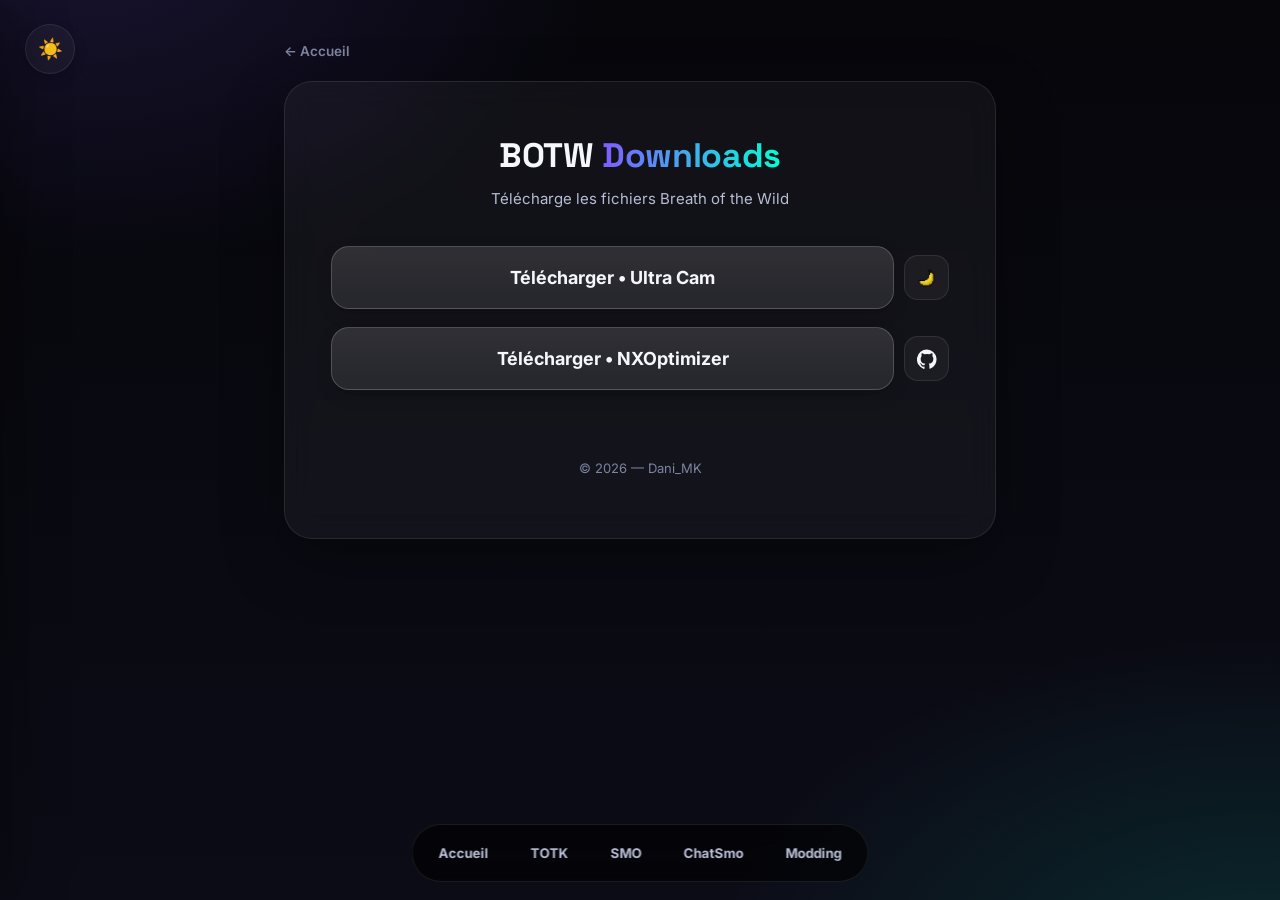
<file: botw.html>
<!doctype html>
<html lang="fr">
<head>
<meta charset="utf-8">
<meta name="viewport" content="width=device-width, initial-scale=1, viewport-fit=cover">
<title>BOTW — Téléchargements — Dani_MK</title>
<meta name="description" content="Mods et outils Switch pour The Legend of Zelda: Breath of the Wild.">

<link rel="icon" href="channels4_profile-removebg-preview.png" type="image/png">

<link rel="stylesheet" href="assets/css/base.css">

<link rel="preconnect" href="https://fonts.googleapis.com">
<link rel="preconnect" href="https://fonts.gstatic.com" crossorigin>
<link rel="preload" as="style" href="https://fonts.googleapis.com/css2?family=Space+Grotesk:wght@500;600;700&family=Inter:wght@400;500;600;700;800&display=swap" onload="this.onload=null;this.rel='stylesheet'">
<noscript><link rel="stylesheet" href="https://fonts.googleapis.com/css2?family=Space+Grotesk:wght@500;600;700&family=Inter:wght@400;500;600;700;800&display=swap"></noscript>

<script>
(function(){
  if(localStorage.getItem('theme')==='light'){
    document.documentElement.setAttribute('data-theme','light');
  }
})();
</script>

</head>

<body>

<div class="page-container">

  <a class="back-link" href="index.html">← Accueil</a>

  <div class="page-card glass">
    <h1>BOTW <span>Downloads</span></h1>
    <div class="page-subtitle">Télécharge les fichiers Breath of the Wild</div>

    <div class="downloads">

      <div class="download-row">
        <button class="download-btn"
          onclick="openLink('https://gamebanana.com/dl/1399535')">
          Télécharger • Ultra Cam
        </button>
        <a class="gamebanana-btn"
          href="https://gamebanana.com/mods/581251"
          target="_blank">
          <img src="images-removebg-preview.png">
        </a>
      </div>

      <div class="download-row">
        <button class="download-btn"
          onclick="openLink('https://github.com/MaxLastBreath/nx-optimizer/archive/refs/heads/main.zip')">
          Télécharger • NXOptimizer
        </button>
        <a class="github-btn"
          href="https://github.com/MaxLastBreath/nx-optimizer"
          target="_blank">
          <svg viewBox="0 0 24 24" fill="currentColor">
          <path d="M12 .5a12 12 0 0 0-3.8 23.4c.6.1.8-.3.8-.6v-2.2c-3.3.7-4-1.6-4-1.6-.5-1.4-1.3-1.8-1.3-1.8-1.1-.7.1-.7.1-.7 1.2.1 1.8 1.2 1.8 1.2 1.1 1.8 2.8 1.3 3.5 1 .1-.8.4-1.3.8-1.6-2.7-.3-5.5-1.3-5.5-6 0-1.3.5-2.4 1.2-3.2-.1-.3-.5-1.5.1-3.2 0 0 1-.3 3.3 1.2a11.5 11.5 0 0 1 6 0c2.3-1.5 3.3-1.2 3.3-1.2.7 1.7.2 2.9.1 3.2.8.8 1.2 1.9 1.2 3.2 0 4.6-2.8 5.7-5.5 6 .4.4.8 1.1.8 2.2v3.3c0 .3.2.7.8.6A12 12 0 0 0 12 .5z"/>
          </svg>
        </a>
      </div>

    </div>

    <footer class="site-footer">© 2026 — Dani_MK</footer>
  </div>

</div>

<button class="theme-toggle-fab" id="themeToggleFab" aria-label="Changer de thème" title="Changer de thème">
  <span class="theme-fab-icon" id="themeFabIcon">☀️</span>
</button>

<nav class="bottom-nav">
  <button onclick="go('index.html')">Accueil</button>
  <button onclick="go('totk.html')">TOTK</button>
  <button onclick="go('smo.html')">SMO</button>
  <button onclick="go('chatsmo.html')">ChatSmo</button>
  <button onclick="go('modding.html')">Modding</button>
</nav>

<button class="hamburger" id="hamburger" aria-label="Menu"><span></span><span></span><span></span></button>
<div class="drawer-overlay" id="drawerOverlay"></div>
<nav class="drawer" id="drawer">
  <div class="drawer-header"><span class="drawer-title">Navigation</span></div>
  <div class="drawer-links">
    <button onclick="go('index.html')">Accueil</button>
    <button onclick="go('totk.html')">TOTK</button>
    <button onclick="go('smo.html')">SMO</button>
    <button onclick="go('chatsmo.html')">ChatSmo</button>
    <button onclick="go('modding.html')">Modding</button>
  </div>
  <div class="drawer-theme">
    <button class="theme-toggle" id="themeToggle" type="button">
      <span class="theme-toggle-icon" id="themeToggleIcon">☀️</span>
      <span id="themeToggleLabel">Thème clair</span>
    </button>
  </div>
  <div class="drawer-footer">© 2026 — Dani_MK</div>
</nav>

<script src="assets/js/site.js"></script>
</body>
</html>
</file>
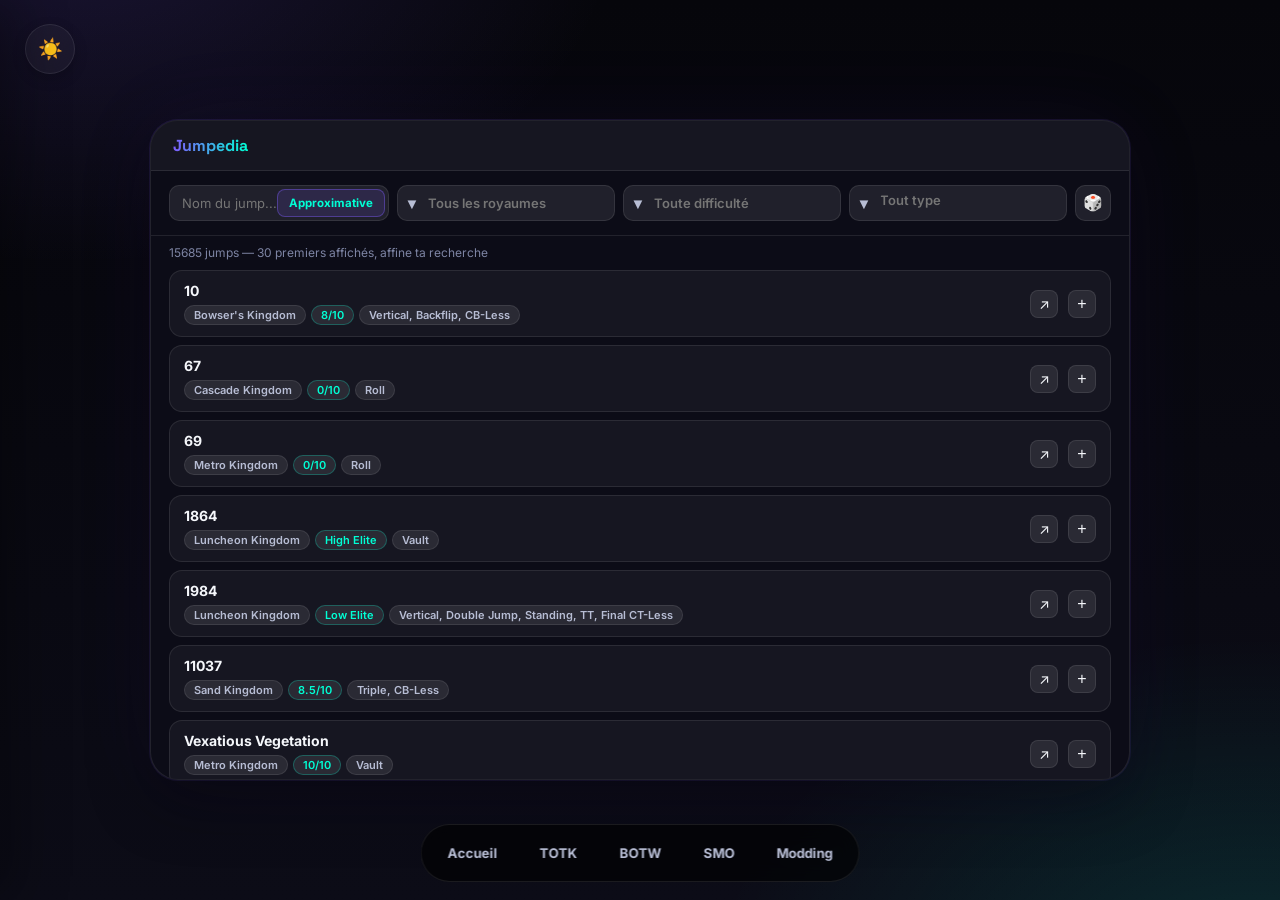
<file: chatsmo.html>
<!doctype html>
<html lang="fr">
<head>
<meta charset="utf-8">
<meta name="viewport" content="width=device-width, initial-scale=1, viewport-fit=cover">
<title>Jumpedia — Dani_MK</title>
<meta name="description" content="Jumpedia — moteur de recherche pour retrouver les trickjumps Super Mario Odyssey.">

<link rel="icon" href="channels4_profile-removebg-preview.png" type="image/png">

<link rel="stylesheet" href="assets/css/base.css">

<link rel="preconnect" href="https://fonts.googleapis.com">
<link rel="preconnect" href="https://fonts.gstatic.com" crossorigin>
<link rel="preload" as="style" href="https://fonts.googleapis.com/css2?family=Space+Grotesk:wght@500;600;700&family=Inter:wght@400;500;600;700;800&display=swap" onload="this.onload=null;this.rel='stylesheet'">
<noscript><link rel="stylesheet" href="https://fonts.googleapis.com/css2?family=Space+Grotesk:wght@500;600;700&family=Inter:wght@400;500;600;700;800&display=swap"></noscript>

<script>
(function(){
  if(localStorage.getItem('theme')==='light'){
    document.documentElement.setAttribute('data-theme','light');
  }
})();
</script>

<style>
body{
  display:flex;
  justify-content:center;
  align-items:center;
  min-height:100vh;
}

/* ===== APP CARD ===== */
.app{
  width:min(980px, 94vw);
  height:min(660px, 82vh);
  background:var(--bg-1);
  border:1px solid var(--border);
  border-radius:var(--radius-xl);
  box-shadow:var(--shadow-lg), 0 0 0 1px rgba(127,92,255,.12), 0 0 90px rgba(127,92,255,.07);
  display:flex;
  flex-direction:column;
  overflow:hidden;
}

.app-header{
  padding:14px 22px;
  background:var(--surface);
  border-bottom:1px solid var(--border);
  display:flex;
  align-items:center;
  flex-shrink:0;
}

.app-title{
  font-family:var(--font-display);
  font-weight:700;
  font-size:16px;
  background:var(--accent-grad);
  -webkit-background-clip:text;
  -webkit-text-fill-color:transparent;
}

.app-panel{ flex:1; display:flex; flex-direction:column; overflow:hidden; min-height:0; }

/* ===== RECHERCHE ===== */

.list-footer{
  padding:12px 18px 16px;
  border-top:1px solid var(--border);
  display:none;
  flex-direction:column;
  gap:8px;
  flex-shrink:0;
}
.list-footer.visible{ display:flex; }
.list-status{ font-size:13px; color:var(--text-2); word-break:break-word; }
.list-status a{ color:var(--accent-2); text-decoration:none; font-weight:600; }
.list-status a:hover{ text-decoration:underline; }
html[data-theme="light"] .list-status a{ color:#2563eb; }

.search-filters{
  display:flex;
  flex-wrap:wrap;
  padding:14px 18px;
  border-bottom:1px solid var(--border);
  flex-shrink:0;
}
.search-filters > *{ margin-right:8px; }
.search-filters > *:last-child{ margin-right:0; }

.search-filters input{
  flex:1;
  min-width:120px;
  padding:9px 12px;
  border-radius:10px;
  border:1px solid var(--border);
  background:var(--surface-2);
  color:var(--text-1);
  font-family:inherit;
  font-size:13px;
  outline:none;
  overflow:hidden;
  transition:border-color .2s ease, background-color .2s ease,
    flex-grow .4s cubic-bezier(.22,1,.36,1), flex-basis .4s cubic-bezier(.22,1,.36,1),
    min-width .4s cubic-bezier(.22,1,.36,1), margin-right .4s cubic-bezier(.22,1,.36,1),
    padding .4s cubic-bezier(.22,1,.36,1), border-width .3s ease, opacity .3s ease;
}
.search-filters input:focus{ border-color:rgba(127,92,255,.5); background:var(--surface-3); }

/* Le bouton stricte/approximatif vit à l'intérieur du champ "Nom du jump" pour bien
   montrer qu'il agit sur cette recherche précise (et non sur les autres filtres). */
.search-name-wrap{
  position:relative;
  flex:1;
  min-width:220px;
}
.search-name-wrap input{
  width:100%;
  padding-right:104px;
}
.search-name-wrap input[type="search"]::-webkit-search-cancel-button{ display:none; }
.search-mode-toggle{
  position:absolute;
  right:4px; top:4px; bottom:4px;
  min-width:88px;
  padding:0 11px;
  border-radius:8px;
  border:1px solid var(--border);
  background:var(--surface-2);
  color:var(--text-2);
  font-family:inherit;
  font-weight:700;
  font-size:11.5px;
  cursor:pointer;
  white-space:nowrap;
  overflow:hidden;
  transition:border-color .2s ease, background-color .2s ease, color .2s ease;
}
.search-mode-toggle:hover{ border-color:rgba(127,92,255,.4); background:var(--surface-3); }
.search-mode-toggle.active{ color:var(--accent-2); border-color:rgba(127,92,255,.4); background:var(--accent-soft); }

.random-jump-btn{
  flex:0 0 auto;
  width:36px;
  height:36px;
  display:flex;
  align-items:center;
  justify-content:center;
  border-radius:10px;
  border:1px solid var(--border);
  background:var(--surface-2);
  font-size:16px;
  line-height:1;
  cursor:pointer;
  transition:border-color .2s ease, background-color .2s ease, transform .15s ease;
}
.random-jump-btn:hover{ border-color:rgba(127,92,255,.4); background:var(--surface-3); transform:scale(1.06); }
.random-jump-btn:active{ transform:scale(.95); }

/* ===== MENU DÉROULANT PERSONNALISÉ ===== */
.cselect{
  position:relative;
  flex:1;
  min-width:150px;
}
/* La flèche est visuellement à l'intérieur du champ, mais reste un <button> distinct
   posé par-dessus (et non un ::before/::after, non affiché sur les <input>) : cliquer
   dessus ouvre/ferme le menu, cliquer ailleurs dans le champ ne fait que taper. */
.cselect-arrow{
  position:absolute;
  left:4px; top:4px; bottom:4px;
  width:22px;
  display:flex;
  align-items:center;
  justify-content:center;
  padding:0;
  border:none;
  background:transparent;
  appearance:none;
  -webkit-appearance:none;
  color:var(--text-2);
  font-size:15px;
  line-height:1;
  cursor:pointer;
  z-index:2;
  transition:transform .2s ease;
}
.cselect.open .cselect-arrow{ transform:rotate(180deg); }

.search-filters .cselect-btn{
  width:100%;
  height:100%;
  text-align:left;
  padding:9px 12px 9px 30px;
  border-radius:10px;
  border:1px solid var(--border);
  background:var(--surface-2);
  color:var(--text-1);
  font-family:inherit;
  font-size:13px;
  font-weight:600;
  white-space:nowrap;
  overflow:hidden;
  text-overflow:ellipsis;
  outline:none;
  transition:border-color .2s ease, background-color .2s ease;
}
.search-filters .cselect-btn:hover, .search-filters .cselect.open .cselect-btn, .search-filters .cselect-btn:focus{ border-color:rgba(127,92,255,.4); background:var(--surface-3); }

/* Champ à pastilles pour le filtre Type (plusieurs types à la fois) : chaque type
   confirmé par une virgule devient une petite case grisée, à côté de la zone de
   saisie pour le suivant. min-height + peu de padding vertical garantit la même
   hauteur de 36px que les champs royaumes/difficulté tant qu'une seule ligne suffit. */
.cselect-chipbox{
  width:100%;
  min-height:36px;
  max-height:58px; /* ~2 lignes ; au-delà, ça défile au lieu de continuer à grandir */
  display:flex;
  flex-wrap:wrap;
  align-content:flex-start;
  align-items:center;
  gap:4px;
  padding:4px 6px 4px 30px;
  border-radius:10px;
  border:1px solid var(--border);
  background:var(--surface-2);
  cursor:text;
  overflow-y:auto;
  scrollbar-width:thin;
  scrollbar-color:var(--text-3) transparent;
  transition:border-color .2s ease, background-color .2s ease;
}
.cselect.open .cselect-chipbox, .cselect-chipbox:focus-within{ border-color:rgba(127,92,255,.4); background:var(--surface-3); }
.cselect-chipbox::-webkit-scrollbar{ width:5px; }
.cselect-chipbox::-webkit-scrollbar-track{ background:transparent; }
.cselect-chipbox::-webkit-scrollbar-thumb{ background:var(--text-3); border-radius:4px; }
.cselect-chipbox::-webkit-scrollbar-thumb:hover{ background:var(--text-1); }

.cselect-chip{
  display:inline-flex;
  align-items:center;
  gap:4px;
  padding:2px 5px 2px 8px;
  border-radius:999px;
  border:1px solid var(--border);
  background:var(--surface-3);
  color:var(--text-1);
  font-size:11.5px;
  font-weight:700;
  line-height:1.4;
  white-space:nowrap;
}
.cselect-chip-remove{
  border:none;
  background:transparent;
  color:var(--text-3);
  font-size:13px;
  line-height:1;
  padding:0 2px;
  cursor:pointer;
}
.cselect-chip-remove:hover{ color:var(--text-1); }

.search-filters .cselect-chip-input{
  flex:1 1 50px;
  min-width:50px;
  border:none;
  outline:none;
  background:transparent;
  color:var(--text-1);
  font-family:inherit;
  font-size:13px;
  font-weight:600;
  padding:2px 0;
}

.cselect-menu{
  position:absolute;
  top:calc(100% + 6px);
  left:0; right:0;
  max-height:0;
  opacity:0;
  overflow:hidden;
  pointer-events:none;
  background:var(--bg-1);
  border:1px solid var(--border);
  border-radius:12px;
  box-shadow:var(--shadow-md);
  z-index:60;
  transition:max-height .2s ease, opacity .2s ease;
}
.cselect.open .cselect-menu{
  max-height:220px;
  opacity:1;
  overflow-y:auto;
  pointer-events:auto;
}
.cselect-option{
  padding:9px 13px;
  font-size:13px;
  color:var(--text-1);
  cursor:pointer;
  display:flex;
  align-items:center;
  justify-content:space-between;
  gap:10px;
  transition:background-color .12s ease;
}
.cselect-option:hover{ background:var(--accent-soft); }
.cselect-option.active{ color:var(--accent-2); font-weight:600; background:var(--accent-soft); }
.cselect-option.active::after{ content:"✓"; font-size:12px; flex-shrink:0; }

.search-meta{
  padding:9px 18px 0;
  font-size:12px;
  color:var(--text-3);
  flex-shrink:0;
}

.search-results{
  flex:1;
  overflow-y:auto;
  padding:10px 18px 18px;
  display:flex;
  flex-direction:column;
  gap:8px;
}

.search-result-item{
  padding:11px 14px;
  background:var(--surface);
  border:1px solid var(--border);
  border-radius:13px;
  cursor:pointer;
  transition:border-color .15s ease;
}
.search-result-item:hover{ border-color:var(--border-strong); }

.sri-row{ display:flex; align-items:center; gap:10px; }
.sri-main{ flex:1; min-width:0; }
.sri-name{ font-weight:700; font-size:14px; }
.sri-tags{ display:flex; flex-wrap:wrap; gap:5px; margin-top:6px; }
.sri-tag{
  font-size:11px;
  font-weight:600;
  color:var(--text-2);
  background:var(--surface-2);
  border:1px solid var(--border);
  padding:2px 9px;
  border-radius:999px;
}
.sri-diff{ color:var(--accent-2); border-color:rgba(0,255,213,.25); }
html[data-theme="light"] .sri-diff{ color:#2563eb; border-color:rgba(37,99,235,.25); }

.sri-link,
.sri-toggle{
  width:28px; height:28px;
  flex-shrink:0;
  border-radius:8px;
  border:1px solid var(--border);
  background:var(--surface-2);
  color:var(--text-1);
  font-size:14px;
  line-height:1;
  cursor:pointer;
  display:flex;
  align-items:center;
  justify-content:center;
  text-decoration:none;
  transition:background-color .15s ease, border-color .15s ease, transform .15s ease;
}
.sri-toggle{ font-size:16px; }
.sri-link:hover{ background:var(--surface-3); transform:scale(1.08); }
.sri-toggle::before{ content:"+"; }
.search-result-item.expanded .sri-toggle::before{ content:"−"; }
.search-result-item:hover .sri-toggle{ border-color:rgba(127,92,255,.4); }
.search-result-item.expanded .sri-toggle{ background:var(--accent-soft); border-color:rgba(127,92,255,.4); }

.sri-details{
  max-height:0;
  overflow:hidden;
  transition:max-height .4s ease-in-out;
}
.sri-details-inner{
  padding-top:20px;
  border-top:1px solid transparent;
  opacity:0;
  transition:opacity .3s ease, border-color .3s ease;
}
.search-result-item.expanded .sri-details-inner{
  opacity:1;
  border-top-color:var(--border);
}
.sri-detail-row{ display:flex; gap:8px; font-size:12.5px; margin-bottom:6px; }
.sri-detail-row:last-child{ margin-bottom:0; }
.sri-detail-label{ color:var(--text-3); font-weight:600; min-width:110px; flex-shrink:0; }
.sri-detail-row a{ color:var(--accent-2); text-decoration:none; margin-right:10px; }
.sri-detail-row a:hover{ text-decoration:underline; }
html[data-theme="light"] .sri-detail-row a{ color:#2563eb; }
.sri-detail-empty{ font-size:12px; color:var(--text-3); font-style:italic; }

.search-empty{
  text-align:center;
  color:var(--text-3);
  font-size:13px;
  padding:36px 0;
}


/* ===== RESPONSIVE ===== */
@media(max-width:800px){
  body{ align-items:flex-start; padding-top:82px; }
  .app{ width:100%; height:calc(100vh - 82px); height:calc(100dvh - 82px); border-radius:0; min-height:0; }
}
</style>
</head>

<body>

<div class="app">
  <div class="app-header">
    <span class="app-title">Jumpedia</span>
  </div>

  <div class="app-panel" id="panelSearch">
    <div class="search-filters">
      <div class="search-name-wrap">
        <input type="search" id="searchName" placeholder="Nom du jump...">
        <button type="button" class="search-mode-toggle active" id="searchModeToggle" title="Basculer entre recherche stricte (nom exact) et approximative (nom proche)">Approximative</button>
      </div>

      <div class="cselect" id="kingdomCselect">
        <button type="button" class="cselect-arrow" id="kingdomCselectArrow" aria-label="Ouvrir la liste des royaumes">▼</button>
        <input type="text" class="cselect-btn" id="kingdomCselectBtn" placeholder="Tous les royaumes" autocomplete="off">
        <div class="cselect-menu" id="kingdomCselectMenu">
          <div class="cselect-option active" data-value="">Tous les royaumes</div>
        </div>
      </div>

      <div class="cselect" id="diffCselect">
        <button type="button" class="cselect-arrow" id="diffCselectArrow" aria-label="Ouvrir la liste des difficultés">▼</button>
        <input type="text" class="cselect-btn" id="diffCselectBtn" placeholder="Toute difficulté" autocomplete="off">
        <div class="cselect-menu" id="diffCselectMenu">
          <div class="cselect-option active" data-value="">Toute difficulté</div>
        </div>
      </div>

      <div class="cselect" id="typeCselect">
        <button type="button" class="cselect-arrow" id="typeCselectArrow" aria-label="Ouvrir la liste des types">▼</button>
        <div class="cselect-chipbox" id="typeCselectChipbox">
          <input type="text" class="cselect-chip-input" id="typeCselectBtn" placeholder="Tout type" autocomplete="off">
        </div>
        <div class="cselect-menu" id="typeCselectMenu">
          <div class="cselect-option active" data-value="">Tout type</div>
        </div>
      </div>

      <button type="button" class="random-jump-btn" id="randomJumpBtn" title="Choisir un jump au hasard (parmi les filtres actuels)">🎲</button>
    </div>
    <div class="search-meta" id="searchMeta"></div>

    <div class="search-results" id="searchResults"></div>

    <div class="list-footer" id="listFooter">
      <button type="button" class="btn btn-primary btn-block" id="generateListBtn">Générer un lien de liste (paste.ee)</button>
      <div class="list-status" id="listStatus"></div>
    </div>
  </div>
</div>

<button class="theme-toggle-fab" id="themeToggleFab" aria-label="Changer de thème" title="Changer de thème">
  <span class="theme-fab-icon" id="themeFabIcon">☀️</span>
</button>

<nav class="bottom-nav">
  <button onclick="go('index.html')">Accueil</button>
  <button onclick="go('totk.html')">TOTK</button>
  <button onclick="go('botw.html')">BOTW</button>
  <button onclick="go('smo.html')">SMO</button>
  <button onclick="go('modding.html')">Modding</button>
</nav>

<button class="hamburger" id="hamburger" aria-label="Menu"><span></span><span></span><span></span></button>
<div class="drawer-overlay" id="drawerOverlay"></div>
<nav class="drawer" id="drawer">
  <div class="drawer-header"><span class="drawer-title">Navigation</span></div>
  <div class="drawer-links">
    <button onclick="go('index.html')">Accueil</button>
    <button onclick="go('totk.html')">TOTK</button>
    <button onclick="go('botw.html')">BOTW</button>
    <button onclick="go('smo.html')">SMO</button>
    <button onclick="go('modding.html')">Modding</button>
  </div>
  <div class="drawer-theme">
    <button class="theme-toggle" id="themeToggle" type="button">
      <span class="theme-toggle-icon" id="themeToggleIcon">☀️</span>
      <span id="themeToggleLabel">Thème clair</span>
    </button>
  </div>
  <div class="drawer-footer">© 2026 — Dani_MK</div>
</nav>

<script src="Jumps-database/jump_data.js"></script>
<script src="assets/js/site.js"></script>
<script>
/* ===== RECHERCHE DANS LA BASE DE JUMPS ===== */
const KINGDOM_ORDER = [
  "Cap Kingdom","Cascade Kingdom","Sand Kingdom","Lake Kingdom","Wooded Kingdom","Cloud Kingdom",
  "Lost Kingdom","Metro Kingdom","Snow Kingdom","Seaside Kingdom","Luncheon Kingdom","Bowser's Kingdom",
  "Moon Kingdom","Mushroom Kingdom","Dark Side","Darker Side","Ruined Kingdom","Odyssey"
];
const DIFF_ORDER = [
  "0/10","0.5/10","1/10","1.5/10","2/10","2.5/10","3/10","3.5/10","4/10","4.5/10","5/10","5.5/10",
  "6/10","6.5/10","7/10","7.5/10","8/10","8.5/10","9/10","9.5/10","10/10",
  "Low Elite","Mid Elite","High Elite","Insanity Elite","God Tier","Hell Tier","Unproven"
];
const SEARCH_RESULT_CAP = 30; // limité pour rester fluide sur mobile

let searchInitialized = false;
let currentKingdom = '';
let currentDiff = '';
let currentType = new Set(); // plusieurs types peuvent être cochés en même temps
let searchNameMode = 'fuzzy'; // 'fuzzy' = approximatif, 'strict' = nom exact/sous-chaîne

/* Récupère tous les tags de type individuels présents dans la base (ex: "Longjump, Spinless" -> deux tags),
   dédoublonnés en ignorant la casse, triés alphabétiquement. */
function computeTypeTags(all){
  const seen = new Map();
  all.forEach(j => {
    const t = j.type;
    if(!t) return;
    const vals = Array.isArray(t) ? t : [t];
    vals.forEach(raw => {
      const tag = String(raw).trim();
      if(!tag) return;
      const key = tag.toLowerCase();
      if(!seen.has(key)) seen.set(key, tag);
    });
  });
  return Array.from(seen.values()).sort((a, b) => a.localeCompare(b));
}

function escapeHtml(s){
  return String(s).replace(/[&<>"']/g, c => ({'&':'&amp;','<':'&lt;','>':'&gt;','"':'&quot;',"'":'&#39;'}[c]));
}

/* ===== RECHERCHE APPROXIMATIVE (fuzzy) SUR LE NOM DU JUMP ===== */
const NAME_MATCH_THRESHOLD = 0.55;
const EXTRA_WORD_PENALTY = 0.15;

function levenshtein(a, b){
  const m = a.length, n = b.length;
  if(m === 0) return n;
  if(n === 0) return m;
  let prev = new Array(n + 1);
  let curr = new Array(n + 1);
  for(let j = 0; j <= n; j++) prev[j] = j;
  for(let i = 1; i <= m; i++){
    curr[0] = i;
    for(let j = 1; j <= n; j++){
      const cost = a[i - 1] === b[j - 1] ? 0 : 1;
      curr[j] = Math.min(curr[j - 1] + 1, prev[j] + 1, prev[j - 1] + cost);
    }
    [prev, curr] = [curr, prev];
  }
  return prev[n];
}

/* Renvoie un score de pertinence entre 0 (aucun rapport) et 1 (correspondance exacte).
   Un match exact ou une sous-chaîne obtient toujours le meilleur score. Sinon, chaque
   mot de la recherche doit trouver un mot proche dans le nom (logique "ET" mot par mot,
   pas une comparaison globale des deux chaînes) : ça évite qu'une requête à deux mots
   matche par coïncidence un nom sans rapport juste parce que les caractères s'alignent
   bien position par position. */
function nameMatchScore(name, query){
  if(!query) return 1;
  const n = String(name || '').toLowerCase();
  if(n === query) return 1;
  if(n.startsWith(query)) return 0.95;
  if(n.includes(query)) return 0.85;
  if(query.length < 3) return 0;

  const nameWords = n.split(/[^a-z0-9]+/).filter(Boolean);
  const queryWords = query.split(/[^a-z0-9]+/).filter(Boolean);
  if(!queryWords.length || !nameWords.length) return 0;

  const wordSim = (a, b) => {
    if(a === b) return 1;
    if(a.length >= 3 && b.length >= 3 && (a.includes(b) || b.includes(a))) return 0.9;
    const dist = levenshtein(a, b);
    const maxLen = Math.max(a.length, b.length);
    return maxLen ? 1 - dist / maxLen : 0;
  };

  let worst = 1;
  for(const qw of queryWords){
    let best = 0;
    for(const nw of nameWords){
      const sim = wordSim(qw, nw);
      if(sim > best) best = sim;
    }
    if(best < worst) worst = best;
  }

  // Un nom qui a des mots en plus par rapport à la recherche est un peu moins pertinent
  // qu'un nom qui correspond mot pour mot (ex: pour "matro impossible", "Metro Impossible"
  // doit passer devant "Upper Mantro Impossible" même si "mantro" colle mieux que "metro").
  const extraWords = Math.max(0, nameWords.length - queryWords.length);
  return Math.max(0, worst - extraWords * EXTRA_WORD_PENALTY);
}

/* Menu déroulant personnalisé (pas de <select> natif du navigateur), avec un champ de
   recherche à la place du texte fixe : utile dès qu'une liste (types, royaumes...) a
   trop d'entrées pour être parcourue visuellement. Une seule map partagée permet de
   refermer proprement un autre menu déjà ouvert (et de restaurer son texte) quand on
   en ouvre un nouveau. */
const openCselects = new Map();

function setupCselect(rootId, btnId, menuId, options, onSelect, multi){
  const root = document.getElementById(rootId);
  const input = document.getElementById(btnId);
  const menu = document.getElementById(menuId);
  const arrow = root.querySelector('.cselect-arrow');
  const chipbox = multi ? root.querySelector('.cselect-chipbox') : null;
  let selectedLabel = input.value;
  let confirmedValues = []; // mode multi (Type) uniquement, ordre d'ajout

  options.forEach(value => {
    const opt = document.createElement('div');
    opt.className = 'cselect-option';
    opt.dataset.value = value;
    opt.textContent = value;
    menu.appendChild(opt);
  });

  function filterOptions(query){
    const q = query.trim().toLowerCase();
    menu.querySelectorAll('.cselect-option').forEach(opt => {
      opt.style.display = (!q || opt.textContent.toLowerCase().includes(q)) ? '' : 'none';
    });
  }

  // Mode multi (Type) : chaque type déjà confirmé (choisi dans le menu, ou tapé puis
  // validé par une virgule) devient une petite case grisée dans le champ ; l'<input>
  // ne contient plus que le texte en cours de saisie pour le prochain type.
  function renderChips(){
    if(!chipbox) return;
    chipbox.querySelectorAll('.cselect-chip').forEach(el => el.remove());
    confirmedValues.forEach(val => {
      const chip = document.createElement('span');
      chip.className = 'cselect-chip';
      chip.textContent = val;
      const rm = document.createElement('button');
      rm.type = 'button';
      rm.className = 'cselect-chip-remove';
      rm.dataset.value = val;
      rm.setAttribute('aria-label', 'Retirer ' + val);
      rm.textContent = '×';
      chip.appendChild(rm);
      chipbox.insertBefore(chip, input);
    });
  }

  function setConfirmed(values){
    confirmedValues = values;
    const lower = confirmedValues.map(s => s.toLowerCase());
    menu.querySelectorAll('.cselect-option').forEach(o => {
      if(o.dataset.value === ''){
        o.classList.toggle('active', confirmedValues.length === 0);
      } else {
        o.classList.toggle('active', lower.includes(o.dataset.value.toLowerCase()));
      }
    });
    renderChips();
    onSelect(confirmedValues.slice());
  }

  // Retrouve le type correspondant à un texte tapé avant une virgule : correspondance
  // exacte d'abord, sinon le premier type encore visible dans la liste filtrée.
  function resolveTypedValue(text){
    const q = text.trim();
    if(!q) return null;
    const exact = options.find(o => o.toLowerCase() === q.toLowerCase());
    if(exact) return exact;
    filterOptions(q);
    const firstVisible = Array.from(menu.querySelectorAll('.cselect-option'))
      .find(o => o.dataset.value !== '' && o.style.display !== 'none');
    return firstVisible ? firstVisible.dataset.value : null;
  }

  function closeCselect(){
    root.classList.remove('open');
    filterOptions('');
    input.value = multi ? '' : selectedLabel;
    openCselects.delete(root);
  }
  function openCselect(){
    openCselects.forEach((close, otherRoot) => { if(otherRoot !== root) close(); });
    root.classList.add('open');
    openCselects.set(root, closeCselect);
  }

  arrow.addEventListener('click', (e) => {
    e.stopPropagation();
    if(root.classList.contains('open')){
      closeCselect();
    } else {
      openCselect();
      filterOptions('');
      input.focus();
      input.select();
    }
  });

  if(chipbox){
    chipbox.addEventListener('click', (e) => {
      const rm = e.target.closest('.cselect-chip-remove');
      if(rm){
        e.stopPropagation();
        setConfirmed(confirmedValues.filter(v => v !== rm.dataset.value));
        return;
      }
      if(e.target === chipbox) input.focus();
    });
  }

  input.addEventListener('input', () => {
    if(!root.classList.contains('open')) openCselect();
    if(multi && input.value.includes(',')){
      const parts = input.value.split(',');
      const trailing = parts.pop();
      const next = confirmedValues.slice();
      parts.forEach(part => {
        const match = resolveTypedValue(part);
        if(match && !next.some(v => v.toLowerCase() === match.toLowerCase())) next.push(match);
      });
      input.value = trailing;
      setConfirmed(next);
    }
    filterOptions(input.value);
  });

  menu.addEventListener('click', (e) => {
    const opt = e.target.closest('.cselect-option');
    if(!opt) return;

    if(!multi){
      menu.querySelectorAll('.cselect-option').forEach(o => o.classList.remove('active'));
      opt.classList.add('active');
      selectedLabel = opt.dataset.value === '' ? '' : opt.textContent;
      closeCselect();
      onSelect(opt.dataset.value);
      return;
    }

    // Mode multi (Type) : "Tout type" réinitialise tout ; cliquer un type déjà coché
    // le retire (toggle), sinon on l'ajoute. Le menu reste ouvert pour continuer.
    if(opt.dataset.value === ''){
      input.value = '';
      setConfirmed([]);
      filterOptions('');
      closeCselect();
      return;
    }
    const isSelected = confirmedValues.some(v => v.toLowerCase() === opt.dataset.value.toLowerCase());
    if(isSelected){
      setConfirmed(confirmedValues.filter(v => v.toLowerCase() !== opt.dataset.value.toLowerCase()));
    } else {
      setConfirmed(confirmedValues.concat([opt.dataset.value]));
    }
    input.value = '';
    filterOptions('');
    input.focus();
  });

  document.addEventListener('click', (e) => { if(!root.contains(e.target) && root.classList.contains('open')) closeCselect(); });
  document.addEventListener('keydown', (e) => {
    if(e.key === 'Escape' && root.classList.contains('open')){ closeCselect(); input.blur(); }
  });
}

function initSearch(){
  if(searchInitialized) return;
  searchInitialized = true;

  const db = window.JUMP_DB_DATA || {};
  const all = Object.values(db);

  const kingdomsPresent = new Set();
  const diffsPresent = new Set();
  all.forEach(j => {
    (j.location || []).forEach(l => kingdomsPresent.add(l));
    if(j.diff) diffsPresent.add(String(j.diff));
  });

  setupCselect(
    'kingdomCselect', 'kingdomCselectBtn', 'kingdomCselectMenu',
    KINGDOM_ORDER.filter(k => kingdomsPresent.has(k)),
    (val) => { currentKingdom = val; runSearch(); }
  );
  setupCselect(
    'diffCselect', 'diffCselectBtn', 'diffCselectMenu',
    DIFF_ORDER.filter(d => diffsPresent.has(d)),
    (val) => { currentDiff = val; runSearch(); }
  );
  setupCselect(
    'typeCselect', 'typeCselectBtn', 'typeCselectMenu',
    computeTypeTags(all),
    (vals) => { currentType = new Set(vals.map(v => v.toLowerCase())); runSearch(); },
    true
  );

  document.getElementById('searchName').addEventListener('input', runSearch);

  const searchModeToggle = document.getElementById('searchModeToggle');
  function updateSearchModeToggle(){
    searchModeToggle.textContent = searchNameMode === 'fuzzy' ? 'Approximative' : 'Stricte';
    searchModeToggle.classList.toggle('active', searchNameMode === 'fuzzy');
  }
  searchModeToggle.addEventListener('click', () => {
    searchNameMode = searchNameMode === 'fuzzy' ? 'strict' : 'fuzzy';
    updateSearchModeToggle();
    runSearch();
  });
  updateSearchModeToggle();

  document.getElementById('randomJumpBtn').addEventListener('click', () => {
    const pool = getFilteredJumps({ ignoreName: true });
    if(!pool.length) return;
    const pick = pool[Math.floor(Math.random() * pool.length)];
    searchNameMode = 'strict';
    updateSearchModeToggle();
    document.getElementById('searchName').value = pick.name;
    runSearch();
  });

  document.getElementById('searchResults').addEventListener('click', (e) => {
    if(e.target.closest('a')) return;
    const item = e.target.closest('.search-result-item');
    if(!item) return;
    const details = item.querySelector('.sri-details');
    const expanding = !item.classList.contains('expanded');

    if(expanding){
      details.style.maxHeight = details.scrollHeight + 'px';
    } else {
      details.style.maxHeight = details.scrollHeight + 'px';
      // force reflow so the browser has a concrete starting height to animate down from
      void details.offsetHeight;
      details.style.maxHeight = '0px';
    }

    item.classList.toggle('expanded', expanding);
    const toggle = item.querySelector('.sri-toggle');
    if(toggle) toggle.setAttribute('aria-expanded', String(expanding));
  });

  /* ===== GÉNÉRATION DE LISTE (paste.ee, même système qu'avant) ===== */
  document.getElementById('generateListBtn').addEventListener('click', generateList);

  runSearch();
}

function getFilteredJumps(opts){
  opts = opts || {};
  const db = window.JUMP_DB_DATA || {};
  const all = Object.values(db);

  const nameQ = opts.ignoreName ? '' : document.getElementById('searchName').value.trim().toLowerCase();
  const kingdomQ = currentKingdom;
  const diffQ = currentDiff;

  // Un jump doit avoir TOUS les types cochés (il peut en avoir d'autres en plus) :
  // on compte combien des types sélectionnés il possède, et on exige le compte complet.
  const typeMatchCount = (j) => {
    if(!currentType.size) return 0;
    const t = j.type;
    const vals = Array.isArray(t) ? t : (t ? [t] : []);
    const jumpTypes = new Set(vals.map(v => String(v).trim().toLowerCase()));
    let n = 0;
    currentType.forEach(sel => { if(jumpTypes.has(sel)) n++; });
    return n;
  };

  let results = all.filter(j => {
    if(kingdomQ && !(j.location || []).includes(kingdomQ)) return false;
    if(diffQ && String(j.diff || '') !== diffQ) return false;
    if(currentType.size && typeMatchCount(j) < currentType.size) return false;
    return true;
  });

  if(nameQ){
    if(searchNameMode === 'strict'){
      results = results.filter(j => (j.name || '').toLowerCase() === nameQ);
    } else {
      results = results
        .map(j => ({ j, score: nameMatchScore(j.name, nameQ) }))
        .filter(r => r.score >= NAME_MATCH_THRESHOLD)
        .sort((a, b) => b.score - a.score)
        .map(r => r.j);
    }
  }

  return results;
}

function updateListFooterVisibility(){
  const nameQ = document.getElementById('searchName').value.trim();
  const hasFilter = !!(currentKingdom || currentDiff || currentType.size);
  document.getElementById('listFooter').classList.toggle('visible', !nameQ && hasFilter);
}

function runSearch(){
  updateListFooterVisibility();
  const filtered = getFilteredJumps();

  const meta = document.getElementById('searchMeta');
  const resultsEl = document.getElementById('searchResults');

  meta.textContent = filtered.length + ' jump' + (filtered.length > 1 ? 's' : '') +
    (filtered.length > SEARCH_RESULT_CAP ? ' — ' + SEARCH_RESULT_CAP + ' premiers affichés, affine ta recherche' : '');

  if(!filtered.length){
    resultsEl.innerHTML = '<div class="search-empty">Aucun jump trouvé.</div>';
    return;
  }

  resultsEl.innerHTML = filtered.slice(0, SEARCH_RESULT_CAP).map(j => {
    const kingdoms = (j.location || []).map(l => `<span class="sri-tag">${escapeHtml(l)}</span>`).join('');
    const diff = j.diff ? `<span class="sri-tag sri-diff">${escapeHtml(String(j.diff))}</span>` : '';
    const type = j.type ? `<span class="sri-tag">${escapeHtml(Array.isArray(j.type) ? j.type.join(', ') : j.type)}</span>` : '';

    const joinField = (v) => Array.isArray(v) ? v.join(', ') : v;

    const locationRow = (j.location && j.location.length) ? `<div class="sri-detail-row"><span class="sri-detail-label">Location</span><span>${escapeHtml(j.location.join(', '))}</span></div>` : '';
    const diffRow = j.diff ? `<div class="sri-detail-row"><span class="sri-detail-label">Difficulty</span><span>${escapeHtml(String(j.diff))}</span></div>` : '';
    const typeRow = j.type ? `<div class="sri-detail-row"><span class="sri-detail-label">Type</span><span>${escapeHtml(joinField(j.type))}</span></div>` : '';
    const taserRow = (j.taser && j.taser.length) ? `<div class="sri-detail-row"><span class="sri-detail-label">Taser</span><span>${escapeHtml(joinField(j.taser))}</span></div>` : '';

    const finder = (j.finder && j.finder.length) ? j.finder.join(', ') : null;
    const prover = (j.prover && j.prover.length) ? j.prover.join(', ') : null;
    let peopleRow;
    if(finder && prover && finder.toLowerCase() === prover.toLowerCase()){
      peopleRow = `<div class="sri-detail-row"><span class="sri-detail-label">Found & Proven by</span><span>${escapeHtml(finder)}</span></div>`;
    } else {
      const finderRow = finder ? `<div class="sri-detail-row"><span class="sri-detail-label">Finder</span><span>${escapeHtml(finder)}</span></div>` : '';
      const proverRow = prover ? `<div class="sri-detail-row"><span class="sri-detail-label">Prover</span><span>${escapeHtml(prover)}</span></div>` : '';
      peopleRow = finderRow + proverRow;
    }
    const tierRow = j.tier ? `<div class="sri-detail-row"><span class="sri-detail-label">Tier</span><span>${escapeHtml(j.tier)}</span></div>` : '';
    const linkRow = (j.links && j.links.length)
      ? `<div class="sri-detail-row"><span class="sri-detail-label">Proof</span><span>${j.links.map((l, i) => `<a href="${escapeHtml(l)}" target="_blank" rel="noopener">Link${j.links.length > 1 ? ' ' + (i + 1) : ''} ↗</a>`).join('')}</span></div>`
      : '';
    const detailsContent = diffRow + typeRow + locationRow + taserRow + peopleRow + tierRow + linkRow ||
      '<div class="sri-detail-empty">No extra info.</div>';

    const quickLink = (j.links && j.links[0])
      ? `<a class="sri-link" href="${escapeHtml(j.links[0])}" target="_blank" rel="noopener" title="Voir la preuve">↗</a>`
      : '';

    return `<div class="search-result-item">
      <div class="sri-row">
        <div class="sri-main">
          <div class="sri-name">${escapeHtml(j.name || '(sans nom)')}</div>
          <div class="sri-tags">${kingdoms}${diff}${type}</div>
        </div>
        ${quickLink}
        <button type="button" class="sri-toggle" aria-label="Voir les détails" aria-expanded="false"></button>
      </div>
      <div class="sri-details"><div class="sri-details-inner">${detailsContent}</div></div>
    </div>`;
  }).join('');
}

/* ===== GÉNÉRATION DE LISTE PASTE.EE (même worker que la commande !list du chat) ===== */
async function generateList(){
  const btn = document.getElementById('generateListBtn');
  const statusEl = document.getElementById('listStatus');

  const filtered = getFilteredJumps({ ignoreName: true });
  if(!filtered.length){
    statusEl.textContent = 'Aucun jump ne correspond à ces critères.';
    return;
  }

  const lines = filtered.map(j => {
    const parts = [];
    if(j.location && j.location.length) parts.push('location: ' + j.location.join('; '));
    if(j.diff) parts.push('diff: ' + j.diff);
    if(j.type) parts.push('type: ' + (Array.isArray(j.type) ? j.type.join('; ') : j.type));
    return parts.length ? `${j.name} [${parts.join(', ')}]` : j.name;
  });
  const content = lines.join('\n');

  btn.disabled = true;
  statusEl.textContent = 'Génération de la liste (' + filtered.length + ' jump' + (filtered.length > 1 ? 's' : '') + ')...';

  try{
    const res = await fetch('https://my-worker-simple.daniel-a-bernard.workers.dev/', {
      method: 'POST',
      headers: { 'Content-Type': 'application/json' },
      body: JSON.stringify({ content })
    });
    const data = await res.json();
    if(data && data.url){
      statusEl.innerHTML = 'Liste créée : <a href="' + escapeHtml(data.url) + '" target="_blank" rel="noopener">' + escapeHtml(data.url) + '</a>';
    } else {
      statusEl.textContent = 'Erreur : ' + (data && data.error ? data.error : 'lien non créé');
    }
  } catch(err){
    statusEl.textContent = 'Erreur : ' + (err && err.message ? err.message : 'erreur inconnue');
  } finally {
    btn.disabled = false;
  }
}

initSearch();
</script>
</body>
</html>
</file>
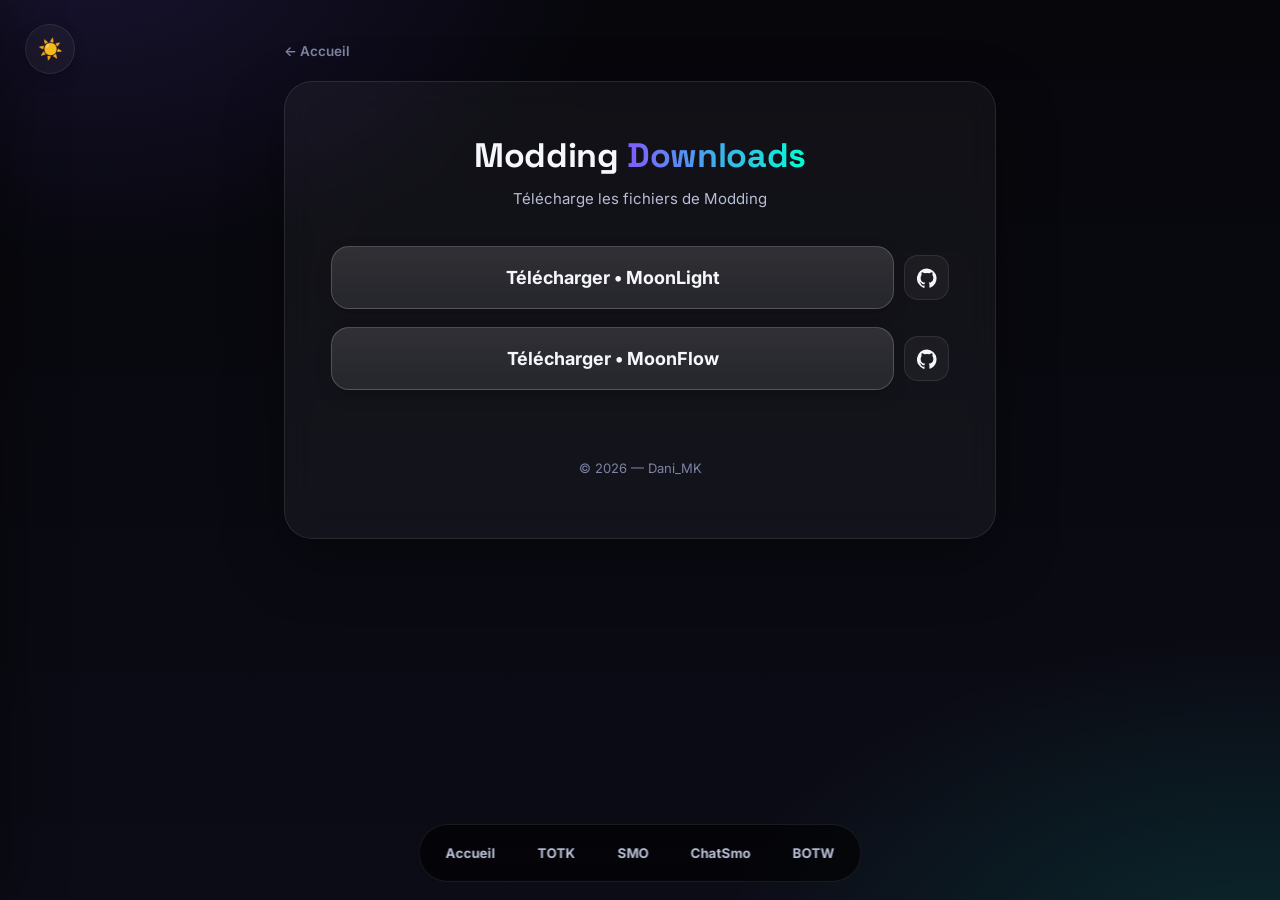
<file: modding.html>
<!doctype html>
<html lang="fr">
<head>
<meta charset="utf-8">
<meta name="viewport" content="width=device-width, initial-scale=1, viewport-fit=cover">
<title>Modding — Téléchargements — Dani_MK</title>
<meta name="description" content="Outils de modding Switch : MoonLight et MoonFlow.">

<!-- Google tag (gtag.js) -->
<script async src="https://www.googletagmanager.com/gtag/js?id=G-MKC6WGP3ZT"></script>
<script>
  window.dataLayer = window.dataLayer || [];
  function gtag(){dataLayer.push(arguments);}
  gtag('js', new Date());

  gtag('config', 'G-MKC6WGP3ZT');
</script>

<link rel="icon" href="channels4_profile-removebg-preview.png" type="image/png">

<link rel="stylesheet" href="assets/css/base.css">

<link rel="preconnect" href="https://fonts.googleapis.com">
<link rel="preconnect" href="https://fonts.gstatic.com" crossorigin>
<link rel="preload" as="style" href="https://fonts.googleapis.com/css2?family=Space+Grotesk:wght@500;600;700&family=Inter:wght@400;500;600;700;800&display=swap" onload="this.onload=null;this.rel='stylesheet'">
<noscript><link rel="stylesheet" href="https://fonts.googleapis.com/css2?family=Space+Grotesk:wght@500;600;700&family=Inter:wght@400;500;600;700;800&display=swap"></noscript>

<script>
(function(){
  if(localStorage.getItem('theme')==='light'){
    document.documentElement.setAttribute('data-theme','light');
  }
})();
</script>

<style>
/* ===== POPUP (choix d'OS pour MoonFlow) ===== */
.popup-overlay{
  position:fixed;
  inset:0;
  background:rgba(0,0,0,.7);
  display:flex;
  align-items:center;
  justify-content:center;
  opacity:0;
  visibility:hidden;
  transition:opacity .25s ease, visibility .25s ease;
  z-index:5000;
  backdrop-filter:blur(4px);
}
.popup-overlay.show{ opacity:1; visibility:visible; }

.popup{
  width:360px;
  background:var(--bg-1);
  border:1px solid var(--border);
  border-radius:var(--radius-lg);
  padding:30px;
  text-align:center;
  box-shadow:var(--shadow-lg);
  transform:scale(.92);
  transition:transform .25s var(--ease);
}
.popup-overlay.show .popup{ transform:scale(1); }

.popup h2{ margin-bottom:20px; font-size:19px; font-weight:700; }

.select-button{
  width:100%;
  padding:14px;
  border:1px solid var(--border);
  border-radius:13px;
  background:var(--surface-2);
  color:var(--text-1);
  font-family:inherit;
  font-size:15px;
  font-weight:700;
  cursor:pointer;
}

.select-menu{
  background:var(--surface-2);
  border-radius:13px;
  overflow:hidden;
  border:1px solid var(--border);
  max-height:0;
  opacity:0;
  margin-top:0;
  transition:max-height .25s ease, opacity .25s ease, margin-top .25s ease;
}
.select-menu.show{ max-height:90px; opacity:1; margin-top:8px; }

.select-menu div{
  padding:10px 14px;
  font-size:14px;
  text-align:left;
  cursor:pointer;
}
.select-menu div:hover{ background:var(--accent-soft); color:var(--text-1); }

.popup-buttons{
  display:flex;
  gap:12px;
  opacity:0;
  max-height:0;
  overflow:hidden;
  pointer-events:none;
  margin-top:0;
  transform:translateY(-8px);
  transition:opacity .25s ease, max-height .25s ease, margin-top .25s ease, transform .25s ease;
}
.popup-buttons:not(.hidden){ opacity:1; max-height:80px; pointer-events:auto; margin-top:18px; transform:translateY(0); }

.popup-buttons button{
  flex:1;
  padding:12px 16px;
  font-size:14.5px;
  font-weight:700;
  font-family:inherit;
  border:none;
  border-radius:13px;
  cursor:pointer;
  transition:transform .2s var(--ease), box-shadow .2s ease, opacity .2s ease;
}
.popup-buttons button:hover{ transform:translateY(-2px); }

.cancel-btn{ background:var(--surface-2); border:1px solid var(--border); color:var(--text-1); }

#downloadPopupBtn{
  background:var(--accent-grad);
  color:#05050b;
  box-shadow:0 8px 20px rgba(127,92,255,.24);
}
#downloadPopupBtn:disabled{ opacity:.4; cursor:not-allowed; transform:none; box-shadow:none; }
</style>
</head>

<body>

<div class="page-container">

  <a class="back-link" href="index.html">← Accueil</a>

  <div class="page-card glass">
    <h1>Modding <span>Downloads</span></h1>
    <div class="page-subtitle">Télécharge les fichiers de Modding</div>

    <div class="downloads">

      <div class="download-row">
        <a class="download-btn"
          href="https://github.com/Kirbymimi/Spotlight/releases/download/Whatever/Moonlight.zip"
          download>
          Télécharger • MoonLight
        </a>
        <a class="github-btn"
          href="https://github.com/Kirbymimi/Spotlight"
          target="_blank">
          <svg viewBox="0 0 24 24" fill="currentColor">
          <path d="M12 .5a12 12 0 0 0-3.8 23.4c.6.1.8-.3.8-.6v-2.2c-3.3.7-4-1.6-4-1.6-.5-1.4-1.3-1.8-1.3-1.8-1.1-.7.1-.7.1-.7 1.2.1 1.8 1.2 1.8 1.2 1.1 1.8 2.8 1.3 3.5 1 .1-.8.4-1.3.8-1.6-2.7-.3-5.5-1.3-5.5-6 0-1.3.5-2.4 1.2-3.2-.1-.3-.5-1.5.1-3.2 0 0 1-.3 3.3 1.2a11.5 11.5 0 0 1 6 0c2.3-1.5 3.3-1.2 3.3-1.2.7 1.7.2 2.9.1 3.2.8.8 1.2 1.9 1.2 3.2 0 4.6-2.8 5.7-5.5 6 .4.4.8 1.1.8 2.2v3.3c0 .3.2.7.8.6A12 12 0 0 0 12 .5z"/>
          </svg>
        </a>
      </div>

      <div class="download-row">
        <button class="download-btn" onclick="openPopup()">
          Télécharger • MoonFlow
        </button>
        <a class="github-btn"
          href="https://github.com/Amethyst-szs/MoonFlow"
          target="_blank">
          <svg viewBox="0 0 24 24" fill="currentColor">
          <path d="M12 .5a12 12 0 0 0-3.8 23.4c.6.1.8-.3.8-.6v-2.2c-3.3.7-4-1.6-4-1.6-.5-1.4-1.3-1.8-1.3-1.8-1.1-.7.1-.7.1-.7 1.2.1 1.8 1.2 1.8 1.2 1.1 1.8 2.8 1.3 3.5 1 .1-.8.4-1.3.8-1.6-2.7-.3-5.5-1.3-5.5-6 0-1.3.5-2.4 1.2-3.2-.1-.3-.5-1.5.1-3.2 0 0 1-.3 3.3 1.2a11.5 11.5 0 0 1 6 0c2.3-1.5 3.3-1.2 3.3-1.2.7 1.7.2 2.9.1 3.2.8.8 1.2 1.9 1.2 3.2 0 4.6-2.8 5.7-5.5 6 .4.4.8 1.1.8 2.2v3.3c0 .3.2.7.8.6A12 12 0 0 0 12 .5z"/>
          </svg>
        </a>
      </div>

    </div>

    <footer class="site-footer">© 2026 — Dani_MK</footer>
  </div>

</div>

<button class="theme-toggle-fab" id="themeToggleFab" aria-label="Changer de thème" title="Changer de thème">
  <span class="theme-fab-icon" id="themeFabIcon">☀️</span>
</button>

<nav class="bottom-nav">
  <button onclick="go('index.html')">Accueil</button>
  <button onclick="go('totk.html')">TOTK</button>
  <button onclick="go('smo.html')">SMO</button>
  <button onclick="go('chatsmo.html')">ChatSmo</button>
  <button onclick="go('botw.html')">BOTW</button>
</nav>

<button class="hamburger" id="hamburger" aria-label="Menu"><span></span><span></span><span></span></button>
<div class="drawer-overlay" id="drawerOverlay"></div>
<nav class="drawer" id="drawer">
  <div class="drawer-header"><span class="drawer-title">Navigation</span></div>
  <div class="drawer-links">
    <button onclick="go('index.html')">Accueil</button>
    <button onclick="go('totk.html')">TOTK</button>
    <button onclick="go('smo.html')">SMO</button>
    <button onclick="go('chatsmo.html')">ChatSmo</button>
    <button onclick="go('botw.html')">BOTW</button>
  </div>
  <div class="drawer-theme">
    <button class="theme-toggle" id="themeToggle" type="button">
      <span class="theme-toggle-icon" id="themeToggleIcon">☀️</span>
      <span id="themeToggleLabel">Thème clair</span>
    </button>
  </div>
  <div class="drawer-footer">© 2026 — Dani_MK</div>
</nav>

<div id="downloadPopup" class="popup-overlay">
  <div class="popup">
    <h2>Télécharger MoonFlow</h2>

    <div class="custom-select">
      <button id="selectButton" class="select-button" type="button" onclick="toggleSelect()">
        Choisir un système ▼
      </button>
      <div id="selectMenu" class="select-menu">
        <div onclick="chooseOS('windows')">🪟 Windows</div>
        <div onclick="chooseOS('linux')">🐧 Linux</div>
      </div>
    </div>

    <div id="popupButtons" class="popup-buttons hidden">
      <button class="cancel-btn" type="button" onclick="closePopup()">Annuler</button>
      <button id="downloadPopupBtn" type="button" onclick="downloadSelected()" disabled>Download</button>
    </div>
  </div>
</div>

<script src="assets/js/site.js"></script>
<script>
let selectedOS = "";

function openPopup(){
  document.getElementById("downloadPopup").classList.add("show");
}

function closePopup(){
  document.getElementById("downloadPopup").classList.remove("show");
  setTimeout(function(){
    selectedOS = "";
    document.getElementById("selectButton").innerHTML = "Choisir un système ▼";
    document.getElementById("selectMenu").classList.remove("show");
    document.getElementById("popupButtons").classList.add("hidden");
    updateDownloadButton();
  }, 250);
}

document.getElementById("downloadPopup").addEventListener("click", function(e){
  if(e.target === this) closePopup();
});

function toggleSelect(){
  document.getElementById("selectMenu").classList.toggle("show");
}

function chooseOS(os){
  selectedOS = os;
  document.getElementById("selectButton").innerHTML = os === "windows" ? "🪟 Windows ▼" : "🐧 Linux ▼";
  document.getElementById("selectMenu").classList.remove("show");
  document.getElementById("popupButtons").classList.remove("hidden");
  updateDownloadButton();
}

function updateDownloadButton(){
  document.getElementById("downloadPopupBtn").disabled = selectedOS === "";
}

function downloadSelected(){
  if(selectedOS === "windows"){
    window.location.href = "https://github.com/Amethyst-szs/MoonFlow/releases/download/v1.3.5/win-x86_64.zip";
  }
  if(selectedOS === "linux"){
    window.location.href = "https://github.com/Amethyst-szs/MoonFlow/releases/download/v1.3.5/linux-x86_64.zip";
  }
  closePopup();
}
</script>
</body>
</html>
</file>
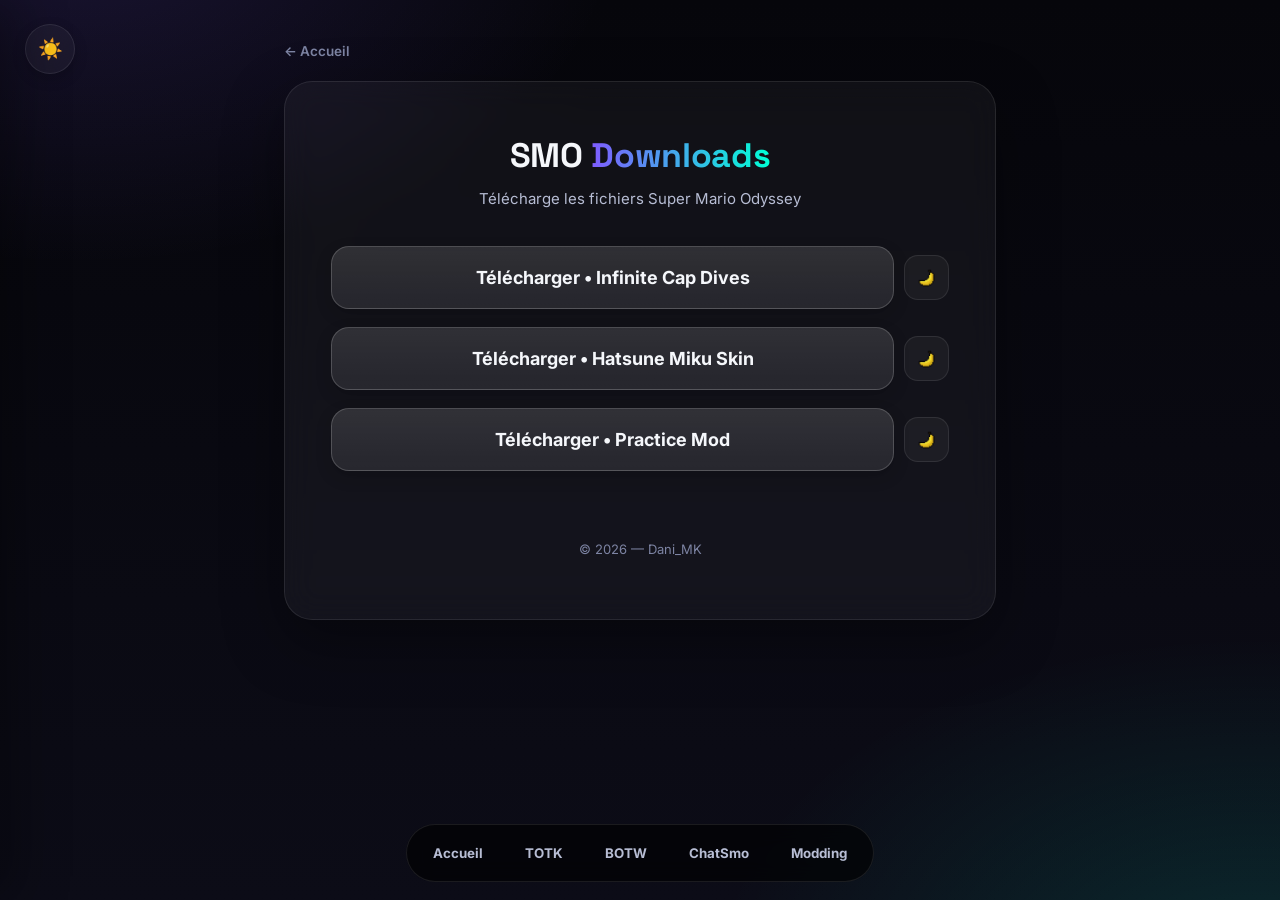
<file: smo.html>
<!doctype html>
<html lang="fr">
<head>
<meta charset="utf-8">
<meta name="viewport" content="width=device-width, initial-scale=1, viewport-fit=cover">
<title>SMO — Téléchargements — Dani_MK</title>
<meta name="description" content="Mods Super Mario Odyssey : Infinite Cap Dives, skins et outils de practice.">

<!-- Google tag (gtag.js) -->
<script async src="https://www.googletagmanager.com/gtag/js?id=G-MKC6WGP3ZT"></script>
<script>
  window.dataLayer = window.dataLayer || [];
  function gtag(){dataLayer.push(arguments);}
  gtag('js', new Date());

  gtag('config', 'G-MKC6WGP3ZT');
</script>

<link rel="icon" href="channels4_profile-removebg-preview.png" type="image/png">

<link rel="stylesheet" href="assets/css/base.css">

<link rel="preconnect" href="https://fonts.googleapis.com">
<link rel="preconnect" href="https://fonts.gstatic.com" crossorigin>
<link rel="preload" as="style" href="https://fonts.googleapis.com/css2?family=Space+Grotesk:wght@500;600;700&family=Inter:wght@400;500;600;700;800&display=swap" onload="this.onload=null;this.rel='stylesheet'">
<noscript><link rel="stylesheet" href="https://fonts.googleapis.com/css2?family=Space+Grotesk:wght@500;600;700&family=Inter:wght@400;500;600;700;800&display=swap"></noscript>

<script>
(function(){
  if(localStorage.getItem('theme')==='light'){
    document.documentElement.setAttribute('data-theme','light');
  }
})();
</script>
</head>

<body>

<div class="page-container">

  <a class="back-link" href="index.html">← Accueil</a>

  <div class="page-card glass">
    <h1>SMO <span>Downloads</span></h1>
    <div class="page-subtitle">Télécharge les fichiers Super Mario Odyssey</div>

    <div class="downloads">

      <div class="download-row">
        <button class="download-btn"
          onclick="openLink('https://gamebanana.com/dl/1415492')">
          Télécharger • Infinite Cap Dives
        </button>
        <a class="gamebanana-btn"
          href="https://gamebanana.com/mods/586509"
          target="_blank">
          <img src="images-removebg-preview.png">
        </a>
      </div>

      <div class="download-row">
        <button class="download-btn"
          onclick="openLink('https://gamebanana.com/dl/886171')">
          Télécharger • Hatsune Miku Skin
        </button>
        <a class="gamebanana-btn"
          href="https://gamebanana.com/mods/410220"
          target="_blank">
          <img src="images-removebg-preview.png">
        </a>
      </div>

      <div class="download-row">
        <button class="download-btn"
          onclick="openLink('https://gamebanana.com/dl/782089')">
          Télécharger • Practice Mod
        </button>
        <a class="gamebanana-btn"
          href="https://gamebanana.com/mods/370546"
          target="_blank">
          <img src="images-removebg-preview.png">
        </a>
      </div>

    </div>

    <footer class="site-footer">© 2026 — Dani_MK</footer>
  </div>

</div>

<button class="theme-toggle-fab" id="themeToggleFab" aria-label="Changer de thème" title="Changer de thème">
  <span class="theme-fab-icon" id="themeFabIcon">☀️</span>
</button>

<nav class="bottom-nav">
  <button onclick="go('index.html')">Accueil</button>
  <button onclick="go('totk.html')">TOTK</button>
  <button onclick="go('botw.html')">BOTW</button>
  <button onclick="go('chatsmo.html')">ChatSmo</button>
  <button onclick="go('modding.html')">Modding</button>
</nav>

<button class="hamburger" id="hamburger" aria-label="Menu"><span></span><span></span><span></span></button>
<div class="drawer-overlay" id="drawerOverlay"></div>
<nav class="drawer" id="drawer">
  <div class="drawer-header"><span class="drawer-title">Navigation</span></div>
  <div class="drawer-links">
    <button onclick="go('index.html')">Accueil</button>
    <button onclick="go('totk.html')">TOTK</button>
    <button onclick="go('botw.html')">BOTW</button>
    <button onclick="go('chatsmo.html')">ChatSmo</button>
    <button onclick="go('modding.html')">Modding</button>
  </div>
  <div class="drawer-theme">
    <button class="theme-toggle" id="themeToggle" type="button">
      <span class="theme-toggle-icon" id="themeToggleIcon">☀️</span>
      <span id="themeToggleLabel">Thème clair</span>
    </button>
  </div>
  <div class="drawer-footer">© 2026 — Dani_MK</div>
</nav>

<script src="assets/js/site.js"></script>
</body>
</html>
</file>
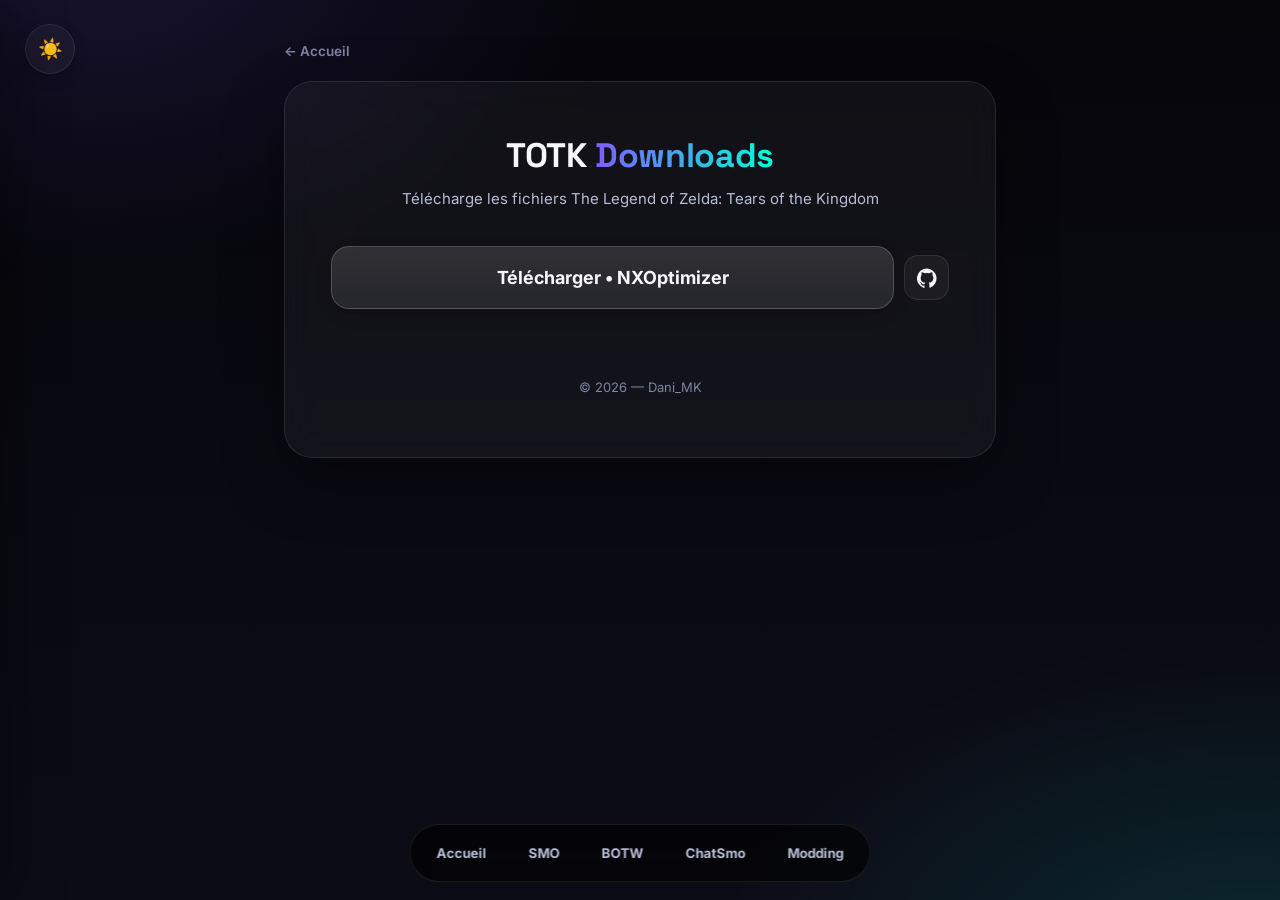
<file: totk.html>
<!doctype html>
<html lang="fr">
<head>
<meta charset="utf-8">
<meta name="viewport" content="width=device-width, initial-scale=1, viewport-fit=cover">
<title>TOTK — Téléchargements — Dani_MK</title>
<meta name="description" content="Outils et mods Switch pour The Legend of Zelda: Tears of the Kingdom.">

<script async src="https://www.googletagmanager.com/gtag/js?id=G-MKC6WGP3ZT"></script>
<script>
  window.dataLayer = window.dataLayer || [];
  function gtag(){dataLayer.push(arguments);}
  gtag('js', new Date());

  gtag('config', 'G-MKC6WGP3ZT');
</script>

<link rel="icon" href="channels4_profile-removebg-preview.png" type="image/png">

<link rel="stylesheet" href="assets/css/base.css">

<link rel="preconnect" href="https://fonts.googleapis.com">
<link rel="preconnect" href="https://fonts.gstatic.com" crossorigin>
<link rel="preload" as="style" href="https://fonts.googleapis.com/css2?family=Space+Grotesk:wght@500;600;700&family=Inter:wght@400;500;600;700;800&display=swap" onload="this.onload=null;this.rel='stylesheet'">
<noscript><link rel="stylesheet" href="https://fonts.googleapis.com/css2?family=Space+Grotesk:wght@500;600;700&family=Inter:wght@400;500;600;700;800&display=swap"></noscript>

<script>
(function(){
  if(localStorage.getItem('theme')==='light'){
    document.documentElement.setAttribute('data-theme','light');
  }
})();
</script>
</head>

<body>

<div class="page-container">

  <a class="back-link" href="index.html">← Accueil</a>

  <div class="page-card glass">
    <h1>TOTK <span>Downloads</span></h1>
    <div class="page-subtitle">Télécharge les fichiers The Legend of Zelda: Tears of the Kingdom</div>

    <div class="downloads">

      <div class="download-row">
        <button class="download-btn"
          onclick="openLink('https://github.com/MaxLastBreath/nx-optimizer/archive/refs/heads/main.zip')">
          Télécharger • NXOptimizer
        </button>
        <a class="github-btn"
          href="https://github.com/MaxLastBreath/nx-optimizer"
          target="_blank">
          <svg viewBox="0 0 24 24" fill="currentColor">
          <path d="M12 .5a12 12 0 0 0-3.8 23.4c.6.1.8-.3.8-.6v-2.2c-3.3.7-4-1.6-4-1.6-.5-1.4-1.3-1.8-1.3-1.8-1.1-.7.1-.7.1-.7 1.2.1 1.8 1.2 1.8 1.2 1.1 1.8 2.8 1.3 3.5 1 .1-.8.4-1.3.8-1.6-2.7-.3-5.5-1.3-5.5-6 0-1.3.5-2.4 1.2-3.2-.1-.3-.5-1.5.1-3.2 0 0 1-.3 3.3 1.2a11.5 11.5 0 0 1 6 0c2.3-1.5 3.3-1.2 3.3-1.2.7 1.7.2 2.9.1 3.2.8.8 1.2 1.9 1.2 3.2 0 4.6-2.8 5.7-5.5 6 .4.4.8 1.1.8 2.2v3.3c0 .3.2.7.8.6A12 12 0 0 0 12 .5z"/>
          </svg>
        </a>
      </div>

    </div>

    <footer class="site-footer">© 2026 — Dani_MK</footer>
  </div>

</div>

<button class="theme-toggle-fab" id="themeToggleFab" aria-label="Changer de thème" title="Changer de thème">
  <span class="theme-fab-icon" id="themeFabIcon">☀️</span>
</button>

<nav class="bottom-nav">
  <button onclick="go('index.html')">Accueil</button>
  <button onclick="go('smo.html')">SMO</button>
  <button onclick="go('botw.html')">BOTW</button>
  <button onclick="go('chatsmo.html')">ChatSmo</button>
  <button onclick="go('modding.html')">Modding</button>
</nav>

<button class="hamburger" id="hamburger" aria-label="Menu"><span></span><span></span><span></span></button>
<div class="drawer-overlay" id="drawerOverlay"></div>
<nav class="drawer" id="drawer">
  <div class="drawer-header"><span class="drawer-title">Navigation</span></div>
  <div class="drawer-links">
    <button onclick="go('index.html')">Accueil</button>
    <button onclick="go('smo.html')">SMO</button>
    <button onclick="go('botw.html')">BOTW</button>
    <button onclick="go('chatsmo.html')">ChatSmo</button>
    <button onclick="go('modding.html')">Modding</button>
  </div>
  <div class="drawer-theme">
    <button class="theme-toggle" id="themeToggle" type="button">
      <span class="theme-toggle-icon" id="themeToggleIcon">☀️</span>
      <span id="themeToggleLabel">Thème clair</span>
    </button>
  </div>
  <div class="drawer-footer">© 2026 — Dani_MK</div>
</nav>

<script src="assets/js/site.js"></script>
</body>
</html>
</file>
<file: assets/css/base.css>
/* ==========================================================================
   Dani_MK — Design system partagé
   Tokens, reset, header/nav, drawer, boutons, footer.
   ========================================================================== */

:root{
  --font-display:'Space Grotesk',system-ui,Segoe UI,Arial,sans-serif;
  --font-body:'Inter',system-ui,Segoe UI,Arial,sans-serif;

  --bg-0:#06060b;
  --bg-1:#0c0c17;
  --surface:rgba(255,255,255,0.045);
  --surface-2:rgba(255,255,255,0.085);
  --surface-3:rgba(255,255,255,0.13);
  --border:rgba(255,255,255,0.09);
  --border-strong:rgba(255,255,255,0.18);

  --accent:#7f5cff;
  --accent-2:#00ffd5;
  --accent-grad:linear-gradient(90deg,var(--accent),var(--accent-2));
  --accent-soft:rgba(127,92,255,0.14);

  --text-1:#f5f7fb;
  --text-2:#b7bdd4;
  --text-3:#7d84a3;

  --radius-sm:10px;
  --radius-md:16px;
  --radius-lg:22px;
  --radius-xl:28px;

  --shadow-sm:0 5px 14px rgba(0,0,0,.2);
  --shadow-md:0 14px 32px rgba(0,0,0,.28);
  --shadow-lg:0 22px 60px rgba(0,0,0,.36);

  --ease:cubic-bezier(.22,1,.36,1);

  /* Durée du fondu clair<->sombre, utilisée uniquement par la règle générique
     `body *` plus bas — les boutons/cartes gardent leurs propres transitions
     de survol (transform, box-shadow...) intactes. Même durée dans les deux
     sens : volontairement simple pour rester fiable. */
  --theme-fade:.3s;
}

html[data-theme="light"]{
  --bg-0:#f3f4fb;
  --bg-1:#eaecf9;
  --surface:rgba(15,15,40,0.035);
  --surface-2:rgba(15,15,40,0.06);
  --surface-3:rgba(15,15,40,0.1);
  --border:rgba(15,15,40,0.1);
  --border-strong:rgba(15,15,40,0.18);
  --accent-soft:rgba(127,92,255,0.1);
  --text-1:#14141f;
  --text-2:#4c4e66;
  --text-3:#82849c;
  --shadow-sm:0 6px 18px rgba(80,70,160,.08);
  --shadow-md:0 18px 44px rgba(80,70,160,.1);
  --shadow-lg:0 32px 90px rgba(60,50,140,.14);
}

*{ box-sizing:border-box; margin:0; padding:0; -webkit-tap-highlight-color:transparent; }
html{ scroll-behavior:smooth; }

body{
  font-family:var(--font-body);
  /* Toujours le dégradé sombre, en dur (pas de var() ici) : les dégradés ne peuvent pas
     être fondus par une transition CSS. Le calque ::before ci-dessous (avec le dégradé
     clair, en dur aussi) se contente de fondre son opacité par-dessus — un seul élément
     change réellement, donc pas de saut brusque du fond en dessous. */
  background:
    radial-gradient(900px 560px at 6% -8%, rgba(127,92,255,.16), transparent 60%),
    radial-gradient(900px 560px at 98% 108%, rgba(0,255,213,.12), transparent 60%),
    linear-gradient(180deg,#06060b,#0c0c17);
  color:var(--text-1);
  min-height:100vh;
  -webkit-font-smoothing:antialiased;
  text-rendering:optimizeLegibility;
  animation:page-in .5s var(--ease);
}

@keyframes page-in{ from{ opacity:0; transform:translateY(6px); } to{ opacity:1; transform:none; } }

body::before{
  content:"";
  position:fixed;
  inset:0;
  z-index:-1;
  pointer-events:none;
  opacity:0;
  transition:opacity .3s ease;
  background:
    radial-gradient(900px 560px at 6% -8%, rgba(127,92,255,.09), transparent 60%),
    radial-gradient(900px 560px at 98% 108%, rgba(0,255,213,.09), transparent 60%),
    linear-gradient(180deg,#f7f8fd,#e9ebf9);
}
html[data-theme="light"] body::before{ opacity:1; }

body *{
  transition:background-color var(--theme-fade) ease, color var(--theme-fade) ease, border-color var(--theme-fade) ease, fill var(--theme-fade) ease;
}

@media (prefers-reduced-motion:reduce){
  *, *::before, *::after{ animation-duration:0.001ms !important; transition-duration:0.001ms !important; scroll-behavior:auto !important; }
}

h1,h2,h3,.eyebrow-title{ font-family:var(--font-display); letter-spacing:-.01em; }

::selection{ background:var(--accent); color:#fff; }

/* ===== LAYOUT ===== */
.container{
  max-width:1200px;
  margin:auto;
  padding:30px;
}

.section{ margin-top:52px; }

.section-title{
  display:flex;
  align-items:center;
  justify-content:space-between;
  font-size:23px;
  margin-bottom:20px;
  font-weight:700;
}

.section-kicker{
  display:inline-block;
  font-family:var(--font-body);
  font-size:12px;
  font-weight:700;
  letter-spacing:.14em;
  text-transform:uppercase;
  color:var(--accent-2);
  margin-bottom:10px;
}

.section-link{
  font-size:13.5px;
  font-weight:600;
  color:var(--text-3);
  cursor:pointer;
  text-decoration:none;
  transition:color .2s ease;
  white-space:nowrap;
}
.section-link:hover{ color:var(--text-1); }

/* ===== BOTTOM NAV ===== */
.bottom-nav{
  position:fixed;
  bottom:18px;
  left:50%;
  transform:translateX(-50%);
  display:flex;
  gap:10px;
  padding:10px;
  background:rgba(0,0,0,.6);
  border:1px solid var(--border);
  border-radius:999px;
  backdrop-filter:blur(10px);
  z-index:1000;
}
html[data-theme="light"] .bottom-nav{ background:rgba(255,255,255,0.75); }

.bottom-nav button{
  padding:10px 16px;
  border-radius:14px;
  border:none;
  background:transparent;
  color:var(--text-2);
  font-family:inherit;
  font-weight:700;
  cursor:pointer;
  transition:transform .2s ease, background-color .2s ease, color .3s ease;
}
.bottom-nav button:hover{
  transform:scale(1.08);
  background:var(--accent-grad);
  color:#05050b;
}

/* ===== THEME TOGGLE (FAB) ===== */
.theme-toggle-fab{
  position:fixed;
  top:24px;
  left:25px;
  width:50px;
  height:50px;
  border-radius:50%;
  border:1px solid var(--border);
  background:var(--surface);
  backdrop-filter:blur(14px);
  display:flex;
  align-items:center;
  justify-content:center;
  font-size:20px;
  cursor:pointer;
  z-index:1000;
  box-shadow:var(--shadow-sm);
  transition:transform .25s var(--ease), box-shadow .3s ease, background-color .3s ease, border-color .3s ease;
}
.theme-toggle-fab:hover{ transform:scale(1.1) rotate(-10deg); box-shadow:0 10px 30px rgba(127,92,255,.35); border-color:rgba(127,92,255,.4); }
.theme-toggle-fab:active{ transform:scale(.92); }
.theme-fab-icon{ display:flex; align-items:center; justify-content:center; width:100%; height:100%; line-height:1; }
@keyframes theme-fab-spin{
  0%{ transform:rotate(0deg) scale(1); }
  50%{ transform:rotate(180deg) scale(.55); opacity:.35; }
  100%{ transform:rotate(360deg) scale(1); opacity:1; }
}
.theme-toggle-fab.spin .theme-fab-icon{ animation:theme-fab-spin .45s var(--ease); }

/* ===== HAMBURGER (mobile) ===== */
.hamburger{
  display:none;
  flex-direction:column;
  justify-content:center;
  align-items:center;
  gap:5px;
  position:fixed;
  top:calc(env(safe-area-inset-top,0px) + 24px);
  left:25px;
  z-index:3000;
  width:48px;
  height:48px;
  background:rgba(7,7,12,0.88);
  border:1px solid var(--border-strong);
  border-radius:14px;
  cursor:pointer;
  backdrop-filter:blur(16px);
  box-shadow:var(--shadow-sm), 0 0 0 1px rgba(127,92,255,.12);
  transition:transform .25s ease, background-color .35s ease, box-shadow .35s ease, border-color .35s ease;
}
html[data-theme="light"] .hamburger{ background:rgba(255,255,255,0.85); }
.hamburger:active{ transform:scale(.9); }
.hamburger.open{ animation:ham-pop .32s cubic-bezier(.34,1.56,.64,1); }
@keyframes ham-pop{ 0%{ transform:scale(1); } 45%{ transform:scale(1.22); } 100%{ transform:scale(1); } }
.hamburger span{ display:block; width:20px; height:2px; background:var(--text-1); border-radius:2px; transition:transform .35s var(--ease), opacity .22s ease, background-color .3s ease; }
.hamburger.open span:nth-child(1){ transform:translateY(7px) rotate(45deg); }
.hamburger.open span:nth-child(2){ opacity:0; transform:scaleX(0); }
.hamburger.open span:nth-child(3){ transform:translateY(-7px) rotate(-45deg); }

@media(max-width:800px){
  .bottom-nav{ display:none; }
  .theme-toggle-fab{ display:none; }
  .hamburger{ display:flex; }
}

/* ===== DRAWER (mobile) ===== */
.drawer-overlay{
  position:fixed; inset:0;
  background:rgba(0,0,0,0.55);
  backdrop-filter:blur(3px);
  z-index:1500;
  opacity:0;
  pointer-events:none;
  transition:opacity .3s ease;
}
.drawer-overlay.show{ opacity:1; pointer-events:auto; }

.drawer{
  position:fixed;
  top:0; left:0;
  width:78vw;
  max-width:300px;
  height:100vh;
  height:100dvh;
  background:rgba(8,8,17,0.98);
  border-right:1px solid var(--border);
  backdrop-filter:blur(24px);
  z-index:2000;
  display:flex;
  flex-direction:column;
  transform:translateX(-100%);
  transition:transform .34s var(--ease), background-color .3s ease, border-color .3s ease;
  box-shadow:18px 0 48px rgba(0,0,0,.3);
}
html[data-theme="light"] .drawer{ background:rgba(255,255,255,0.98); box-shadow:18px 0 48px rgba(40,30,90,.12); }
.drawer.open{ transform:translateX(0); }
.drawer.closing{ transition:transform .18s cubic-bezier(.4,0,1,1); }
.drawer-overlay.closing{ transition:opacity .14s ease; }

.drawer-header{
  padding:38px 20px 34px;
  display:flex;
  align-items:center;
  justify-content:center;
  border-bottom:1px solid var(--border);
}
.drawer-title{
  font-family:var(--font-display);
  font-weight:900;
  font-size:17px;
  background:var(--accent-grad);
  -webkit-background-clip:text;
  -webkit-text-fill-color:transparent;
}

.drawer-links{ flex:1; display:flex; flex-direction:column; gap:8px; padding:20px 14px; overflow-y:auto; }
.drawer-links button{
  width:100%;
  padding:15px 18px;
  background:var(--surface);
  border:1px solid var(--border);
  border-radius:14px;
  color:var(--text-1);
  font-family:inherit;
  font-weight:700;
  font-size:15px;
  cursor:pointer;
  text-align:left;
  transition:background-color .15s ease, border-color .15s ease, transform .15s ease;
}
.drawer-links button:hover{ background:var(--accent-soft); border-color:rgba(127,92,255,0.28); transform:translateX(4px); }
.drawer-links button:active{ transform:scale(.97); }

.drawer-theme{ padding:0 14px 10px; }
.theme-toggle{
  width:100%;
  display:flex;
  align-items:center;
  gap:10px;
  padding:13px 16px;
  background:var(--surface);
  border:1px solid var(--border);
  border-radius:13px;
  color:var(--text-1);
  font-family:inherit;
  font-weight:600;
  font-size:14px;
  cursor:pointer;
  text-align:left;
  transition:background-color .18s ease, border-color .18s ease;
}
.theme-toggle:hover{ background:var(--accent-soft); border-color:rgba(127,92,255,0.4); }

.drawer-footer{
  padding:14px 20px;
  padding-bottom:max(14px, env(safe-area-inset-bottom));
  font-size:12px;
  color:var(--text-3);
  border-top:1px solid var(--border);
  text-align:center;
}

/* ===== BUTTONS ===== */
.btn{
  padding:13px 22px;
  border-radius:13px;
  border:none;
  cursor:pointer;
  font-weight:700;
  font-size:14px;
  font-family:var(--font-body);
  display:inline-flex;
  align-items:center;
  gap:8px;
  justify-content:center;
  transition:transform .2s var(--ease), box-shadow .2s ease, background-color .2s ease, color .3s ease, border-color .3s ease;
}
.btn:active{ transform:scale(.96); }

.btn-primary{
  background:var(--accent-grad);
  color:#05050b;
  box-shadow:0 10px 26px rgba(127,92,255,.28);
}
.btn-primary:hover{ transform:translateY(-2px); box-shadow:0 16px 40px rgba(127,92,255,.4); }

.btn-ghost{
  background:var(--surface);
  color:var(--text-1);
  border:1px solid var(--border);
}
.btn-ghost:hover{ transform:translateY(-2px); background:var(--surface-2); border-color:var(--border-strong); }

.btn-block{ width:100%; }

/* ===== CARD (glass) ===== */
.glass{
  background:var(--surface);
  border:1px solid var(--border);
  border-radius:var(--radius-xl);
  backdrop-filter:blur(16px);
  box-shadow:var(--shadow-lg);
}

/* ===== FOOTER ===== */
.site-footer{
  margin-top:70px;
  text-align:center;
  color:var(--text-3);
  font-size:13px;
  padding-bottom:10px;
}
.site-footer a{ color:var(--text-3); }

/* ===== SCROLLBAR ===== */
::-webkit-scrollbar{ width:9px; height:9px; }
::-webkit-scrollbar-track{ background:transparent; }
::-webkit-scrollbar-thumb{ background:var(--surface-3); border-radius:6px; }
::-webkit-scrollbar-thumb:hover{ background:var(--accent-soft); }

/* ===== PAGES DE TÉLÉCHARGEMENT (TOTK / SMO / BOTW / Modding) ===== */
.page-container{
  max-width:760px;
  margin:auto;
  padding:40px 24px 50px;
}

.back-link{
  display:inline-flex;
  align-items:center;
  gap:6px;
  color:var(--text-3);
  text-decoration:none;
  font-size:13.5px;
  font-weight:600;
  margin-bottom:22px;
  transition:color .2s ease, transform .2s ease;
}
.back-link:hover{ color:var(--text-1); transform:translateX(-3px); }

.page-card{
  padding:52px 46px;
  text-align:center;
}

.page-card h1{
  font-size:34px;
  font-weight:700;
}
.page-card h1 span{
  background:var(--accent-grad);
  -webkit-background-clip:text;
  -webkit-text-fill-color:transparent;
}

.page-subtitle{
  margin-top:12px;
  color:var(--text-2);
  font-size:15px;
  margin-bottom:38px;
}

.downloads{
  display:flex;
  flex-direction:column;
  gap:18px;
}

.download-row{
  display:flex;
  gap:10px;
  align-items:center;
}

.download-row .download-btn:only-child{ width:calc(100% - 55px); }

.download-btn{
  display:block;
  width:100%;
  text-align:center;
  text-decoration:none;
  padding:20px;
  font-size:18px;
  font-weight:700;
  font-family:inherit;
  border:1px solid var(--border-strong);
  border-radius:18px;
  cursor:pointer;
  background:linear-gradient(180deg, var(--surface-3), var(--surface-2));
  color:var(--text-1);
  transition:transform .2s ease, box-shadow .2s ease, background-color .3s ease, border-color .3s ease, color .3s ease;
  box-shadow:0 6px 16px rgba(0,0,0,.18);
}
.download-btn:hover{
  transform:scale(1.03);
  border-color:rgba(127,92,255,.4);
  box-shadow:0 10px 24px rgba(0,0,0,.24);
}

.github-btn,
.gamebanana-btn{
  width:45px;
  height:45px;
  padding:0;
  border:1px solid var(--border);
  border-radius:14px;
  background:var(--surface);
  flex-shrink:0;
  color:var(--text-1);
  display:flex;
  align-items:center;
  justify-content:center;
  cursor:pointer;
  text-decoration:none;
  transition:transform .2s ease, background-color .2s ease;
}
.github-btn:hover,
.gamebanana-btn:hover{ background:var(--surface-3); transform:scale(1.06); }
.github-btn svg{ width:20px; height:20px; }
.gamebanana-btn img{ width:22px; height:22px; object-fit:contain; }

@media(max-width:560px){
  .page-card{ padding:36px 22px; }
  .page-card h1{ font-size:27px; }
}
</file>
